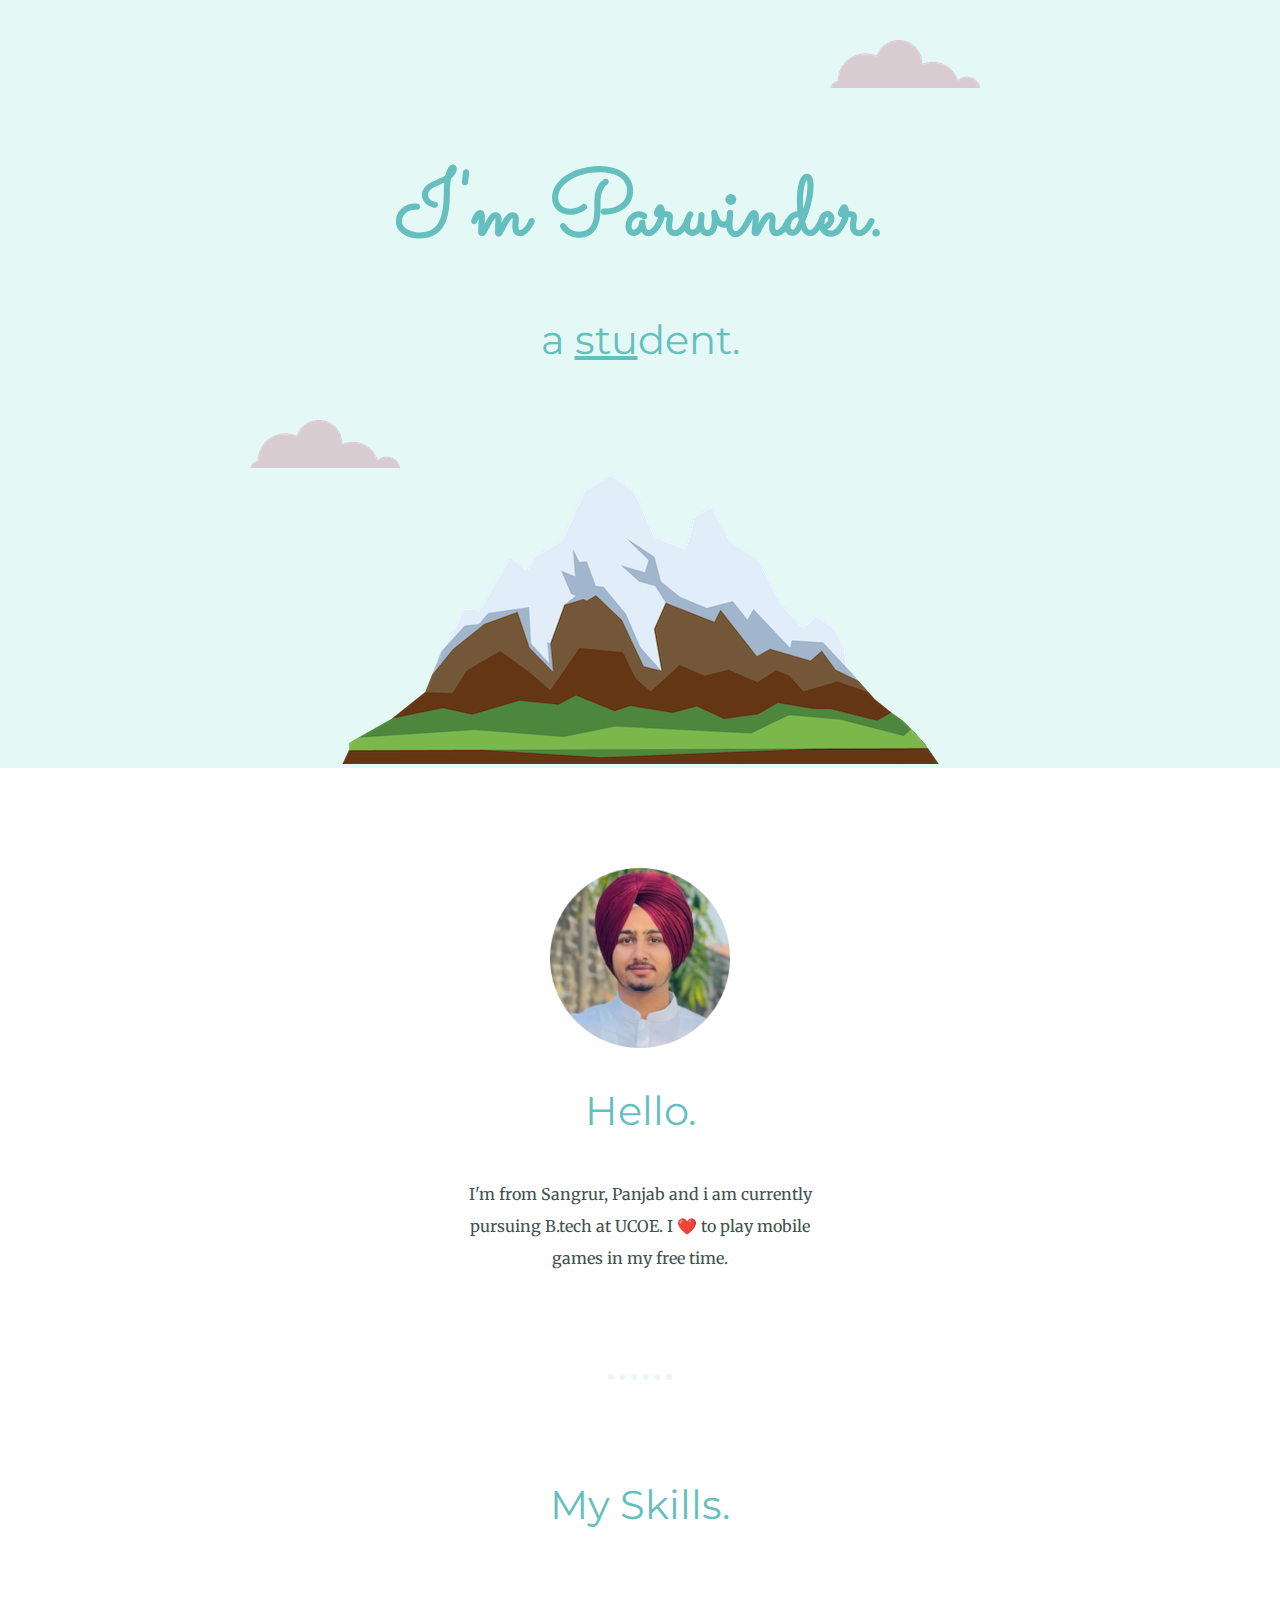
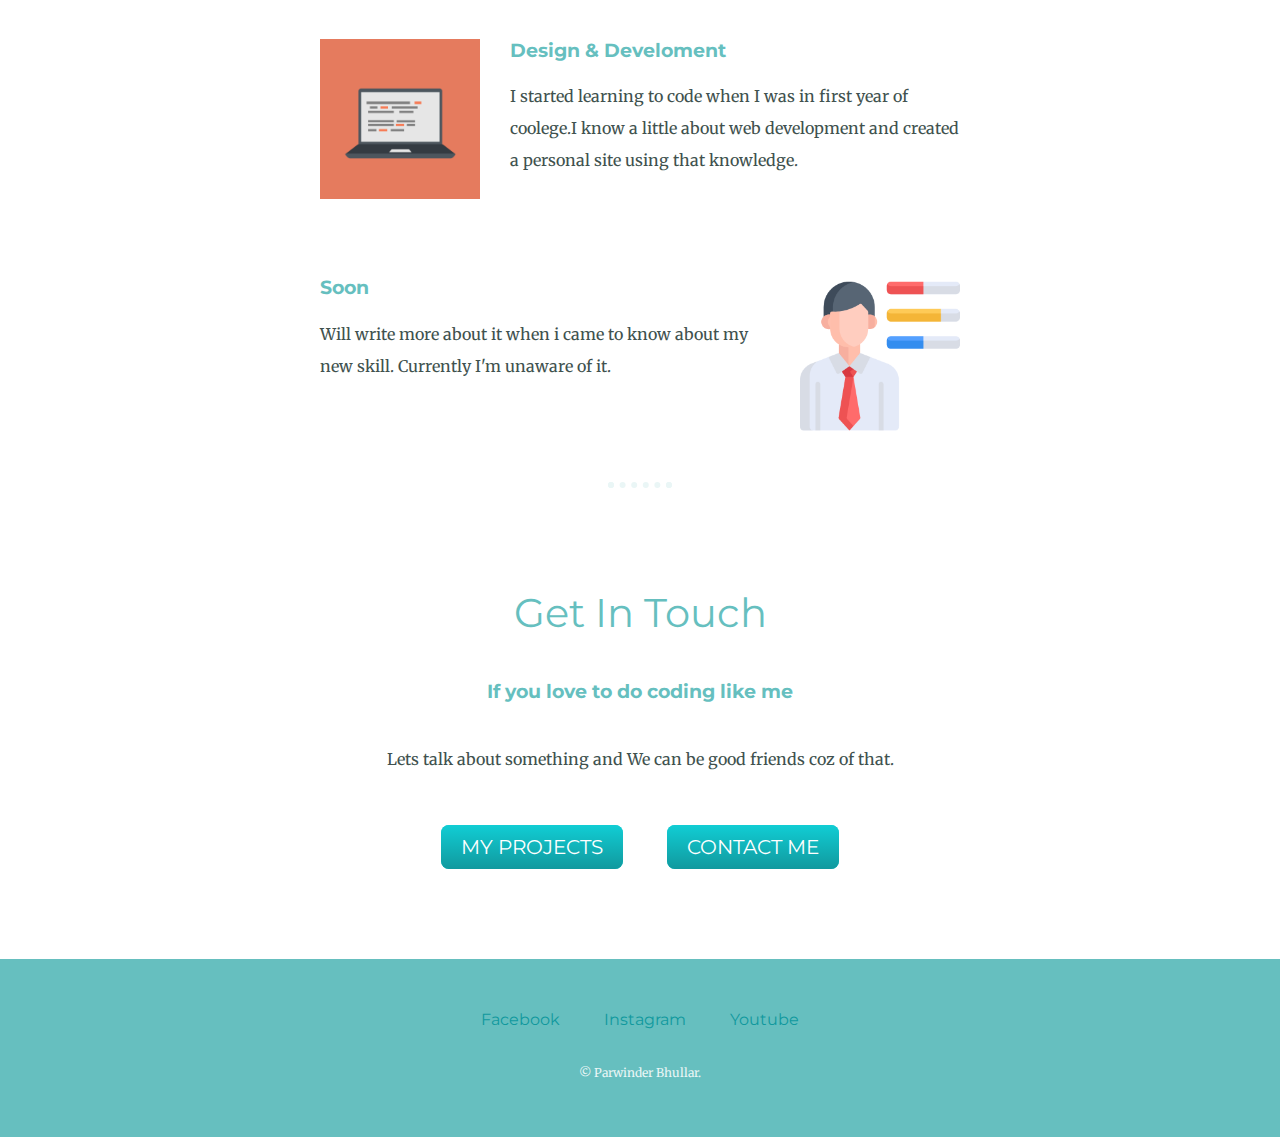
<file: index.html>
<!DOCTYPE html>
<html lang="en" dir="ltr">

<head>
  <meta charset="utf-8">
  <title>Parwinder Bhullar</title>
  <link rel="stylesheet" href="css/styles.css">
  <link rel="icon" href="favicon.ico">
  <link rel="preconnect" href="https://fonts.googleapis.com">
  <link rel="preconnect" href="https://fonts.gstatic.com" crossorigin>
  <link href="https://fonts.googleapis.com/css2?family=Merriweather&family=Montserrat&family=Sacramento&display=swap" rel="stylesheet">
</head>

<body>

  <div class="top-container">
      <img class="top-cloud" src="images\cloud.png" alt="clouds">
      <h1>I'm Parwinder.</h1>
      <h2>a <span class="stu">stu</span>dent.</h2>
      <img class="bottom-cloud" src="images\cloud.png" alt="clouds">
      <img src="images\mountain.png" alt="Mountains">
  </div>

  <div class="middle-container">
    <div class="profile">
      <img src="images\dp.png" alt="dp" height="180px" width="180px">
      <h2>Hello.</h2>
      <p class="intro">I'm from Sangrur, Panjab and i am currently pursuing B.tech at UCOE. I ❤️ to play mobile games in my free time.</p>
    </div>
    <hr>
    <div class="skills">
      <h2>My Skills.</h2>
      <div class="skill-row">
        <img class="computer-img" src="images\computer.png" alt="">
        <h3>Design & Develoment</h3>
        <p>I started learning to code when I was in first year of coolege.I know a little about web development and
          created a personal site using that knowledge. </p>
      </div>
      <div class="skill-row">
        <img class="skill-img" src="images\skills.png" alt="">
        <h3>Soon</h3>
        <p>Will write more about it when i came to know about my new skill. Currently I'm unaware of it.</p>
      </div>
    </div>
    <hr>

    <div class="contact-me">
      <h2>Get In Touch</h2>
      <h3>If you love to do coding like me</h3>
      <p class="contact-message">Lets talk about something and We can be good friends coz of that.</p>
      <a class="btn" href="TinDogStartHere/index.html">MY PROJECTS</a>
      <a class="btn" href="mailto:ytyt02349@gmail.com">CONTACT ME</a>
    </div>
  </div>


  <div class="bottom-container">
    <a class="footer-link" href="https://m.facebook.com/login.php?next=https%3A%2F%2Fm.facebook.com%2Fparwinder.bhuller.5&refsrc=deprecated&_rdr">Facebook</a>
    <a class="footer-link" href="https://instagram.com/parwinder_bhullar_?igshid=YmMyMTA2M2Y=">Instagram</a>
    <a class="footer-link" href="https://www.youtube.com/c/ParwinderBhullar">Youtube</a>
    <p class="copyright">© Parwinder Bhullar.</p>
  </div>


</body>

</html>
</file>
<file: css/styles.css>
body{
  color: #40514E;
  text-align: center;
  margin: 0;
  font-family: 'Merriweather', serif;

}
h1{
  color: #66BFBF;
  margin: 50px auto 0 auto;
  font-family: 'Sacramento', cursive;
  font-size: 5.625rem;

}
h2{
  color: #66BFBF;
  font-family: 'Montserrat', sans-serif;
  font-size: 2.5rem;
  font-weight: normal;
  padding-bottom: 10px;


}
h3{
  font-family: 'Montserrat', sans-serif;
  color: #66BFBF;

}


p{
  line-height: 2;
}

hr{
  border: dotted #EAF6F6 6px;
  border-bottom: none;
  width: 4%;
  margin: 100px auto;
}

a{
  color: #11999E;
  font-family: 'Montserrat', sans-serif;
  margin: 10px 20px;
  text-decoration: none;

}

a:hover{
  color: #EAF6F6;
}


.top-container{
  background-color:#E4F9F5;
  position: relative;
  padding-top: 100px;

}

.top-cloud{
  position: absolute;
  right: 300px;
  top: 40px;

}


.bottom-cloud{
  position: absolute;
  left: 250px;
  bottom: 300px;
}

.stu{
  text-decoration: underline;

}

.skill-row{
  width: 50%;
  margin: 100px auto 100px auto;
  text-align: left;


}

.computer-img{
  width: 25%;
  float: left;
  margin-right: 30px;
}

.skill-img{
  width: 25%;
  float: right;
  margin-left: 30px;


}

.intro{
  width: 30%;
  margin: auto;
}

.middle-container{
  margin: 100px 0;

}

.contact-message{
 width: 40%;
 margin: 40px auto 60px;

}
.bottom-container{
  background-color: #66BFBF;
  padding: 50px 0 20px;


}
.copyright{
  color: #EAF6F6;
  font-size: 0.75rem;
  padding: 20px 0;
}

.btn {
  background: #11cdd4;
  background-image: -webkit-linear-gradient(top, #11cdd4, #11999e);
  background-image: -moz-linear-gradient(top, #11cdd4, #11999e);
  background-image: -ms-linear-gradient(top, #11cdd4, #11999e);
  background-image: -o-linear-gradient(top, #11cdd4, #11999e);
  background-image: linear-gradient(to bottom, #11cdd4, #11999e);
  -webkit-border-radius: 8;
  -moz-border-radius: 8;
  border-radius: 8px;
  font-family: 'Montserrat', sans-serif;
  color: #ffffff;
  font-size: 20px;
  padding: 10px 20px 10px 20px;
  text-decoration: none;
}

.btn:hover {
  background: #30e3cb;
  background-image: -webkit-linear-gradient(top, #30e3cb, #2bc4ad);
  background-image: -moz-linear-gradient(top, #30e3cb, #2bc4ad);
  background-image: -ms-linear-gradient(top, #30e3cb, #2bc4ad);
  background-image: -o-linear-gradient(top, #30e3cb, #2bc4ad);
  background-image: linear-gradient(to bottom, #30e3cb, #2bc4ad);
  text-decoration: none;
}
</file>
